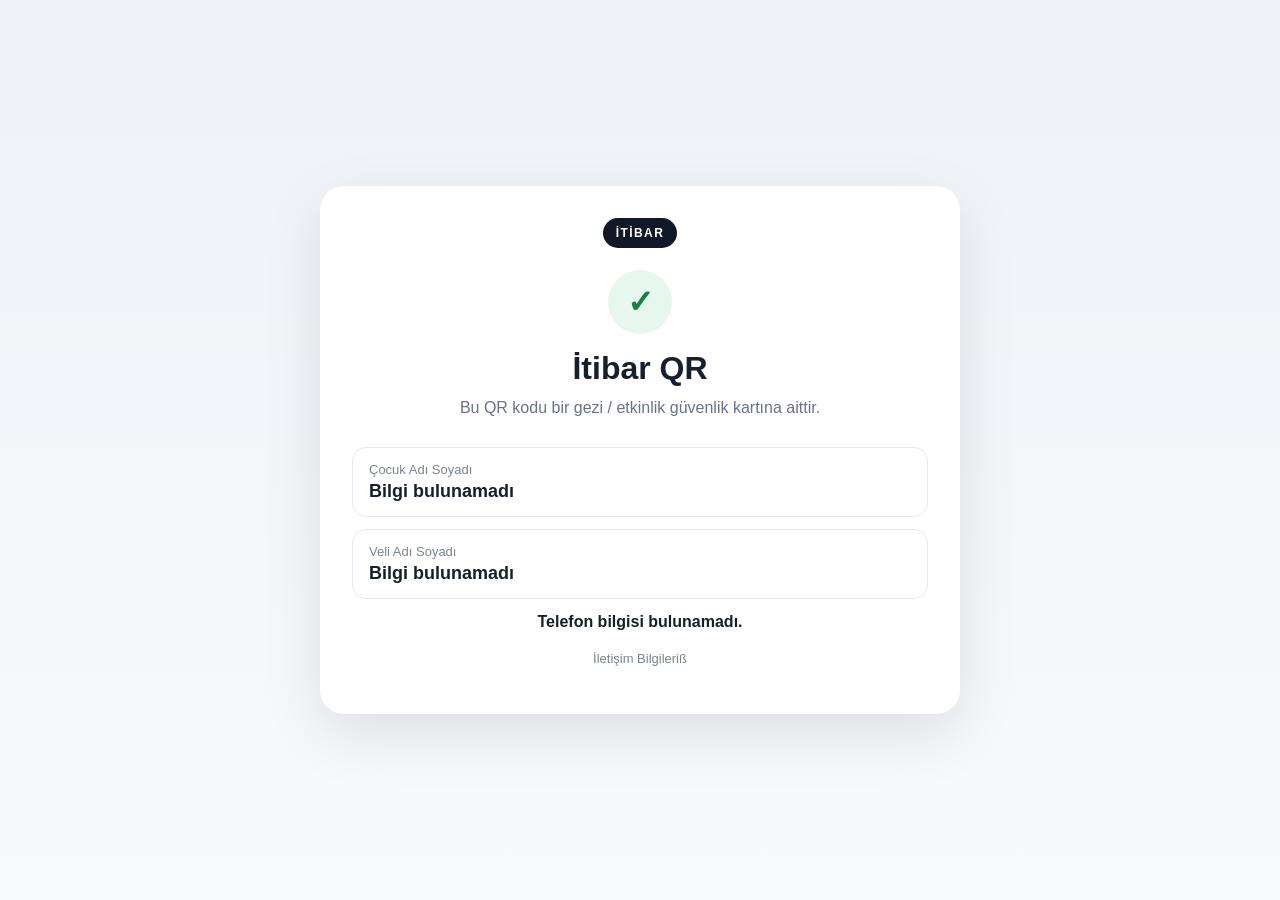
<file: kart.html>
<!-- Cetinweb | İtibar QR Bilgi Kartı -->
<!DOCTYPE html>
<html lang="tr">
<head>
  <meta charset="UTF-8" />
  <meta name="viewport" content="width=device-width, initial-scale=1.0" />
  <title>İtibar QR</title>
  <link rel="stylesheet" href="style.css" />
</head>
<body class="card-page">
  <main class="profile-wrap">
    <section class="profile-card">
      <div class="brand-badge">İTİBAR</div>
      <div class="status-icon">✓</div>
      <h1>İtibar QR</h1>
      <p class="profile-help">Bu QR kodu bir gezi / etkinlik güvenlik kartına aittir.</p>

      <div class="info-box">
        <span>Çocuk Adı Soyadı</span>
        <strong id="cardChild">-</strong>
      </div>
      <div class="info-box">
        <span>Veli Adı Soyadı</span>
        <strong id="cardParent">-</strong>
      </div>

      <a id="callBtn" class="call-btn" href="#">Veliyi Ara</a>
      <p id="phoneText" class="phone-text"></p>
      <p class="safety-text">İletişim Bilgileriß</p>
    </section>
  </main>
  <script src="kart.js"></script>
</body>
</html>
</file>
<file: style.css>
/* Cetinweb | İtibar QR Oluşturucu */
*{box-sizing:border-box}body{margin:0;font-family:Inter,Arial,sans-serif;background:#f4f6f8;color:#17202a}.page-wrap,.profile-wrap{min-height:100vh;display:flex;align-items:center;justify-content:center;padding:24px}.panel,.profile-card{width:min(100%,640px);background:#fff;border-radius:24px;padding:32px;box-shadow:0 20px 60px rgba(0,0,0,.10)}.brand-badge{display:inline-block;padding:8px 13px;border-radius:999px;background:#111827;color:#fff;font-weight:800;letter-spacing:.12em;font-size:12px}h1{font-size:32px;margin:16px 0 8px}.subtitle,.profile-help{color:#697386;line-height:1.6;margin:0 0 26px}.field{margin-bottom:18px}.field label{display:block;font-weight:700;margin-bottom:8px}.field input{width:100%;padding:15px 16px;border:1px solid #d8dee8;border-radius:13px;font-size:16px;outline:none}.field input:focus{border-color:#111827;box-shadow:0 0 0 3px rgba(17,24,39,.08)}.field small{display:block;margin-top:7px;color:#7a8493;line-height:1.4}.primary-btn,.secondary-btn,.ghost-btn,.call-btn{border:0;border-radius:13px;padding:14px 18px;font-weight:800;font-size:15px;cursor:pointer;text-decoration:none;text-align:center}.primary-btn{width:100%;background:#111827;color:#fff}.result{margin-top:28px}.hidden{display:none}.qr-card{border:1px solid #e5e7eb;border-radius:20px;padding:24px;text-align:center;background:#fff}.qr-title{font-weight:900;font-size:14px;letter-spacing:.08em;margin-bottom:18px}#qrcode{display:flex;justify-content:center}#qrcode img,#qrcode canvas{max-width:100%;height:auto}.scan-note{margin:16px 0 4px;color:#5b6574}.child-preview{font-weight:800;margin:8px 0 0}.actions{display:grid;grid-template-columns:1fr 1fr;gap:10px;margin-top:14px}.secondary-btn{background:#eef1f5;color:#111827}.ghost-btn{grid-column:1/-1;background:transparent;border:1px solid #d9dee7;color:#4a5563}.card-page{background:linear-gradient(180deg,#eef2f7,#f8fafc)}.profile-card{text-align:center}.status-icon{width:64px;height:64px;border-radius:50%;display:grid;place-items:center;margin:22px auto 8px;background:#e8f7ee;color:#16803c;font-size:32px;font-weight:900}.info-box{text-align:left;border:1px solid #e4e8ef;border-radius:14px;padding:14px 16px;margin-top:12px}.info-box span{display:block;color:#7b8493;font-size:13px;margin-bottom:4px}.info-box strong{font-size:18px}.call-btn{display:block;margin-top:20px;background:#138a43;color:#fff;font-size:17px}.phone-text{font-weight:800;margin:14px 0 0}.safety-text{font-size:13px;color:#7b8493;line-height:1.5;margin-top:18px}@media(max-width:600px){.panel,.profile-card{padding:22px;border-radius:18px}h1{font-size:26px}.actions{grid-template-columns:1fr}.ghost-btn{grid-column:auto}}@media print{body{background:#fff}.page-wrap{padding:0}.panel{box-shadow:none;padding:0}.panel>h1,.panel>.subtitle,.panel>form,.brand-badge,.actions{display:none!important}.result{display:block!important;margin:0}.qr-card{border:0}}
</file>
